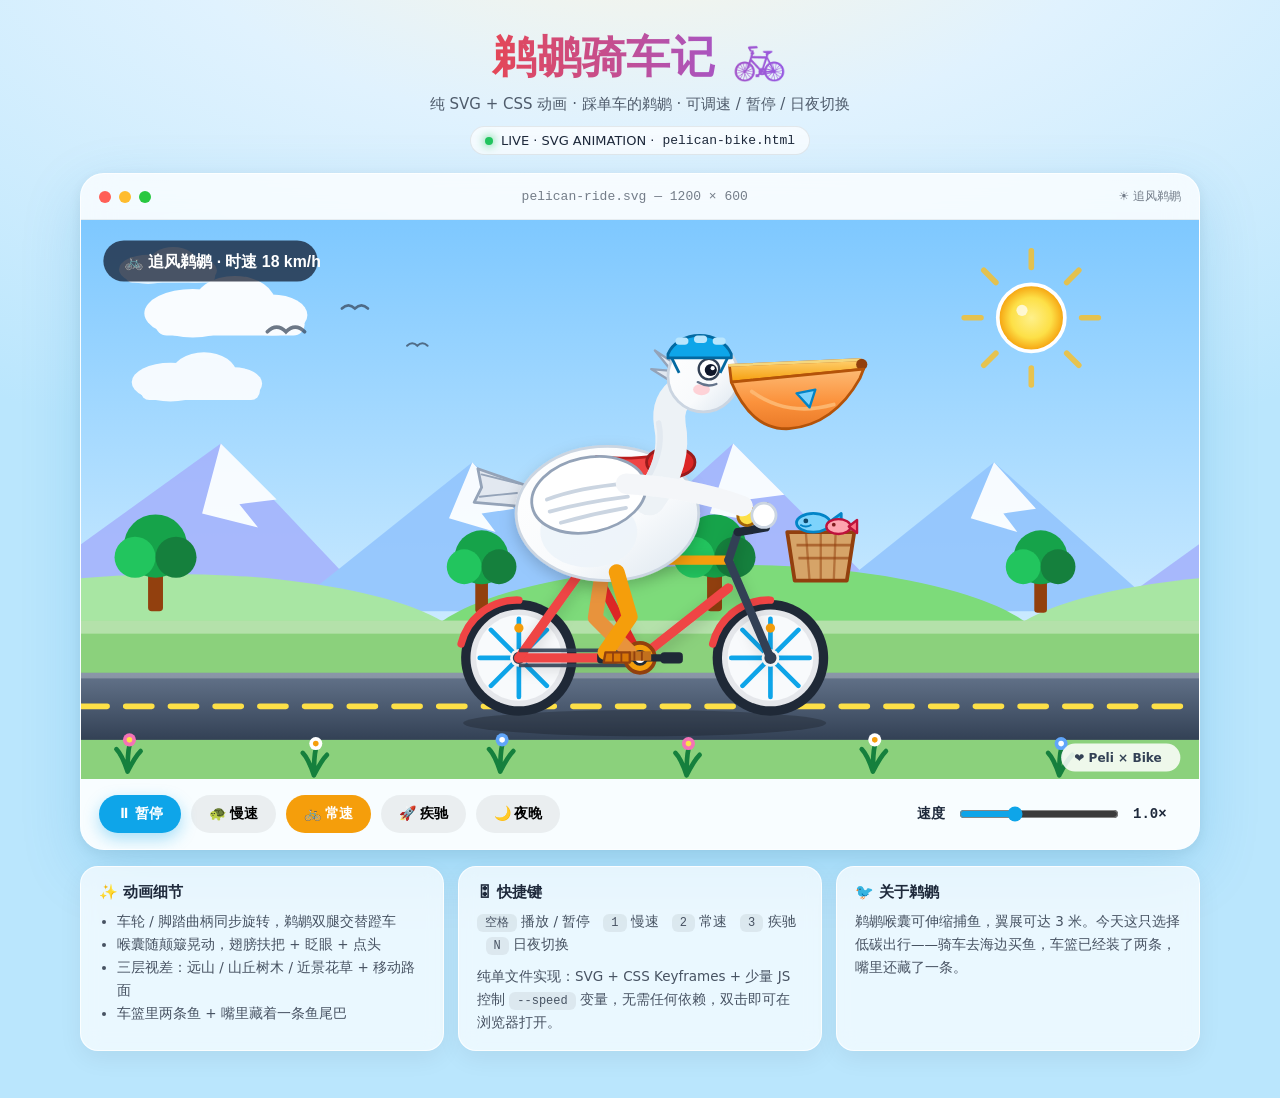
<file: pelican-bike.html>
<!DOCTYPE html>
<html lang="zh-CN">
<head>
<meta charset="UTF-8" />
<meta name="viewport" content="width=device-width, initial-scale=1.0" />
<title>鹈鹕骑车记 · Pelican Ride — SVG 动态动画</title>
<style>
  :root{
    --speed: 1;
    --play-state: running;
    --sky-top:#7ec8ff;
    --sky-bottom:#e8f7ff;
    --hill-1:#a8e6a3;
    --hill-2:#7ddb7a;
    --road:#4a5568;
    --ground:#8bd17c;
  }
  body.night{
    --sky-top:#0f2043;
    --sky-bottom:#3a5a8c;
    --hill-1:#2a4a3e;
    --hill-2:#1e3a32;
    --road:#1f2733;
    --ground:#2d5a3a;
  }
  *{box-sizing:border-box}
  body{
    margin:0;
    font-family:"PingFang SC","Microsoft YaHei","Noto Sans SC",system-ui,-apple-system,sans-serif;
    background: radial-gradient(1200px 600px at 50% -10%, #fdf6e3 0%, #e0f2fe 40%, #bae6fd 100%);
    min-height:100vh;
    color:#1e293b;
    display:flex;
    flex-direction:column;
    align-items:center;
    padding:28px 16px 48px;
  }
  body.night{background: radial-gradient(1200px 600px at 50% -10%, #0f172a 0%, #1e293b 60%, #020617 100%); color:#e2e8f0}
  .wrap{width:min(1120px,100%)}
  header{
    text-align:center;
    margin-bottom:18px;
  }
  header h1{
    margin:0;
    font-size:clamp(28px,4.5vw,44px);
    letter-spacing:.02em;
    font-weight:900;
    background:linear-gradient(90deg,#f59e0b,#ef4444,#8b5cf6,#0ea5e9);
    -webkit-background-clip:text;
    background-clip:text;
    color:transparent;
  }
  header p{margin:8px 0 0; opacity:.75; font-size:15px}
  .badge{
    display:inline-flex; gap:8px; align-items:center;
    margin-top:12px;
    font-size:13px;
    background:rgba(255,255,255,.7);
    border:1px solid rgba(0,0,0,.08);
    padding:6px 14px;
    border-radius:999px;
    backdrop-filter: blur(10px);
  }
  body.night .badge{background:rgba(255,255,255,.08); border-color:rgba(255,255,255,.15)}
  .dot{width:8px;height:8px;border-radius:50%;background:#22c55e;box-shadow:0 0 10px #22c55e; animation:blink 1.2s infinite}
  @keyframes blink{50%{opacity:.4}}

  .stage-card{
    background:rgba(255,255,255,.75);
    border:1px solid rgba(255,255,255,.8);
    border-radius:24px;
    box-shadow:0 20px 60px rgba(2,132,199,.18), 0 4px 16px rgba(0,0,0,.08);
    overflow:hidden;
    backdrop-filter: blur(16px);
  }
  body.night .stage-card{background:rgba(15,23,42,.7); border-color:rgba(255,255,255,.12)}
  .stage-head{
    display:flex; align-items:center; justify-content:space-between;
    padding:14px 18px;
    border-bottom:1px solid rgba(0,0,0,.06);
  }
  body.night .stage-head{border-color:rgba(255,255,255,.1)}
  .traffic{display:flex; gap:8px}
  .traffic i{width:12px;height:12px;border-radius:50%;display:block}
  .traffic i:nth-child(1){background:#ff5f57}
  .traffic i:nth-child(2){background:#febc2e}
  .traffic i:nth-child(3){background:#28c840}
  .stage-title{font-size:13px; opacity:.6; font-family:ui-monospace,monospace}
  svg.scene{display:block; width:100%; height:auto; background:linear-gradient(var(--sky-top),var(--sky-bottom)); transition:background .6s}

  .controls{
    display:flex; flex-wrap:wrap; gap:12px; align-items:center; justify-content:space-between;
    padding:16px 18px;
    background:rgba(255,255,255,.6);
  }
  body.night .controls{background:rgba(255,255,255,.04)}
  .btn-group{display:flex; gap:10px; flex-wrap:wrap}
  button{
    border:0; cursor:pointer;
    padding:10px 18px;
    border-radius:999px;
    font-size:14px; font-weight:700;
    transition:.2s;
  }
  .btn-primary{background:#0ea5e9; color:#fff; box-shadow:0 6px 16px rgba(14,165,233,.35)}
  .btn-primary:hover{background:#0284c7; transform:translateY(-1px)}
  .btn-ghost{background:rgba(0,0,0,.06)}
  body.night .btn-ghost{background:rgba(255,255,255,.1); color:#fff}
  .btn-ghost:hover{background:rgba(0,0,0,.1)}
  .btn-ghost.active{background:#f59e0b; color:#fff}
  .slider-box{display:flex; align-items:center; gap:12px; font-size:14px; font-weight:600}
  input[type=range]{width:160px; accent-color:#0ea5e9; cursor:pointer}

  .info-grid{
    display:grid; grid-template-columns:repeat(auto-fit,minmax(260px,1fr));
    gap:14px; margin-top:16px;
  }
  .info{
    background:rgba(255,255,255,.7);
    border-radius:18px; padding:16px 18px;
    border:1px solid rgba(255,255,255,.8);
    box-shadow:0 8px 24px rgba(0,0,0,.06);
    backdrop-filter: blur(10px);
  }
  body.night .info{background:rgba(255,255,255,.06); border-color:rgba(255,255,255,.1)}
  .info h3{margin:0 0 8px; font-size:15px}
  .info p, .info li{font-size:13.5px; line-height:1.7; opacity:.8; margin:0}
  .info ul{margin:0; padding-left:18px}
  kbd{background:rgba(0,0,0,.08); padding:2px 8px; border-radius:6px; font-size:12px; font-family:ui-monospace,monospace}
  body.night kbd{background:rgba(255,255,255,.12)}

  /* ============ SVG Animations ============ */
  .anim{animation-play-state:var(--play-state)}
  .wheel-spin{transform-box:fill-box; transform-origin:center; animation:wheelSpin calc(1.1s / var(--speed)) linear infinite}
  @keyframes wheelSpin{to{transform:rotate(360deg)}}
  .crank-spin{transform-box:fill-box; transform-origin:center; animation:wheelSpin calc(1.1s / var(--speed)) linear infinite}
  .bike-bob{animation:bikeBob calc(.55s / var(--speed)) ease-in-out infinite alternate}
  @keyframes bikeBob{from{transform:translateY(0)}to{transform:translateY(-5px)}}
  .pelican-bob{animation:pelicanBob calc(.55s / var(--speed)) ease-in-out infinite alternate}
  @keyframes pelicanBob{from{transform:translateY(0) rotate(0deg)}to{transform:translateY(-7px) rotate(-.6deg)}}

  .cloud{animation:cloudDrift linear infinite}
  .cloud.c1{animation-duration:28s}
  .cloud.c2{animation-duration:42s; animation-delay:-15s}
  .cloud.c3{animation-duration:55s; animation-delay:-30s}
  @keyframes cloudDrift{from{transform:translateX(-300px)}to{transform:translateX(1400px)}}

  .scroll-slow{animation:scrollX calc(9s / var(--speed)) linear infinite}
  .scroll-mid{animation:scrollX calc(5s / var(--speed)) linear infinite}
  .scroll-fast{animation:scrollX calc(2.2s / var(--speed)) linear infinite}
  @keyframes scrollX{from{transform:translateX(0)}to{transform:translateX(-600px)}}

  .road-dash{animation:roadMove calc(.6s / var(--speed)) linear infinite}
  @keyframes roadMove{from{stroke-dashoffset:0}to{stroke-dashoffset:-48}}

  .leg-front{transform-box:fill-box; transform-origin:20% 10%; animation:pedalFront calc(1.1s / var(--speed)) ease-in-out infinite}
  .leg-back{transform-box:fill-box; transform-origin:20% 10%; animation:pedalBack calc(1.1s / var(--speed)) ease-in-out infinite}
  @keyframes pedalFront{
    0%{transform:rotate(-28deg)} 25%{transform:rotate(5deg)} 50%{transform:rotate(32deg)} 75%{transform:rotate(-5deg)} 100%{transform:rotate(-28deg)}
  }
  @keyframes pedalBack{
    0%{transform:rotate(32deg)} 25%{transform:rotate(-5deg)} 50%{transform:rotate(-28deg)} 75%{transform:rotate(5deg)} 100%{transform:rotate(32deg)}
  }
  .wing{transform-box:fill-box; transform-origin:15% 20%; animation:wingFlap calc(1.1s / var(--speed)) ease-in-out infinite}
  @keyframes wingFlap{0%,100%{transform:rotate(-6deg)}50%{transform:rotate(10deg)}}
  .pouch{transform-box:fill-box; transform-origin:top center; animation:pouchWobble calc(.55s / var(--speed)) ease-in-out infinite alternate}
  @keyframes pouchWobble{from{transform:rotate(-2deg) scaleY(1)}to{transform:rotate(2.5deg) scaleY(1.04)}}
  .eye-blink{transform-box:fill-box; transform-origin:center; animation:eyeBlink 3.6s ease-in-out infinite}
  @keyframes eyeBlink{0%,92%,100%{transform:scaleY(1)}95%{transform:scaleY(.08)}}
  .scarf-wave{transform-box:fill-box; transform-origin:right center; animation:scarfWave calc(.7s / var(--speed)) ease-in-out infinite alternate}
  @keyframes scarfWave{from{transform:rotate(-4deg) skewY(-2deg)}to{transform:rotate(6deg) skewY(4deg)}}
  .tail-wag{transform-box:fill-box; transform-origin:right center; animation:tailWag calc(.9s / var(--speed)) ease-in-out infinite alternate}
  @keyframes tailWag{from{transform:rotate(-5deg)}to{transform:rotate(7deg)}}
  .head-nod{transform-box:fill-box; transform-origin:20% 90%; animation:headNod calc(1.1s / var(--speed)) ease-in-out infinite}
  @keyframes headNod{0%,100%{transform:rotate(-2deg)}50%{transform:rotate(3deg)}}
  .sun-spin{transform-box:fill-box; transform-origin:center; animation:wheelSpin 24s linear infinite}
  .bird-fly{animation:birdFly 9s linear infinite}
  @keyframes birdFly{from{transform:translateX(-100px) translateY(0)}50%{transform:translateX(600px) translateY(-18px)}to{transform:translateX(1350px) translateY(8px)}}
  .bird-flap{transform-box:fill-box; transform-origin:center; animation:birdFlap .5s ease-in-out infinite alternate}
  @keyframes birdFlap{from{transform:scaleY(1)}to{transform:scaleY(.55)}}
  .flower-sway{transform-box:fill-box; transform-origin:bottom center; animation:scarfWave 1.6s ease-in-out infinite alternate}
  .speed-line{animation:speedFlash calc(1s / var(--speed)) linear infinite; opacity:0}
  .speed-line.s1{animation-delay:0s}.speed-line.s2{animation-delay:.3s}.speed-line.s3{animation-delay:.6s}
  @keyframes speedFlash{0%{opacity:0; transform:translateX(40px)}20%{opacity:.7}100%{opacity:0; transform:translateX(-220px)}}
  .fish-wiggle{transform-box:fill-box; transform-origin:center; animation:tailWag .6s ease-in-out infinite alternate}
  .bell-ring{transform-box:fill-box; transform-origin:top center; animation:bellRing 2.4s ease-in-out infinite}
  @keyframes bellRing{0%,88%,100%{transform:rotate(0)}90%{transform:rotate(14deg)}92%{transform:rotate(-12deg)}94%{transform:rotate(8deg)}96%{transform:rotate(-6deg)}}
  .dust{animation:dustUp calc(1.2s / var(--speed)) ease-out infinite; opacity:0}
  @keyframes dustUp{0%{opacity:.6; transform:translate(0,0) scale(.6)}100%{opacity:0; transform:translate(-70px,-36px) scale(1.6)}}
</style>
</head>
<body>
<div class="wrap">
  <header>
    <h1>鹈鹕骑车记 🚲</h1>
    <p>纯 SVG + CSS 动画 · 踩单车的鹈鹕 · 可调速 / 暂停 / 日夜切换</p>
    <div class="badge"><span class="dot"></span> LIVE · SVG ANIMATION · <span style="font-family:ui-monospace,monospace">pelican-bike.html</span></div>
  </header>

  <div class="stage-card">
    <div class="stage-head">
      <div class="traffic"><i></i><i></i><i></i></div>
      <div class="stage-title">pelican-ride.svg — 1200 × 600</div>
      <div style="font-size:12px; opacity:.6">☀️ 追风鹈鹕</div>
    </div>

    <!-- ==================== SCENE ==================== -->
    <svg class="scene" viewBox="0 0 1200 600" xmlns="http://www.w3.org/2000/svg" role="img" aria-label="鹈鹕骑自行车动画">
      <defs>
        <linearGradient id="sky" x1="0" y1="0" x2="0" y2="1">
          <stop offset="0%" stop-color="var(--sky-top)"/>
          <stop offset="100%" stop-color="var(--sky-bottom)"/>
        </linearGradient>
        <linearGradient id="bodyGrad" x1="0" y1="0" x2="1" y2="1">
          <stop offset="0%" stop-color="#ffffff"/>
          <stop offset="60%" stop-color="#f8fafc"/>
          <stop offset="100%" stop-color="#dbe5ee"/>
        </linearGradient>
        <linearGradient id="pouchGrad" x1="0" y1="0" x2="0" y2="1">
          <stop offset="0%" stop-color="#fdba74"/>
          <stop offset="55%" stop-color="#fb923c"/>
          <stop offset="100%" stop-color="#ea7a28"/>
        </linearGradient>
        <linearGradient id="beakGrad" x1="0" y1="0" x2="0" y2="1">
          <stop offset="0%" stop-color="#ffcf6e"/>
          <stop offset="100%" stop-color="#f59e0b"/>
        </linearGradient>
        <linearGradient id="roadGrad" x1="0" y1="0" x2="0" y2="1">
          <stop offset="0%" stop-color="#64748b"/>
          <stop offset="100%" stop-color="#334155"/>
        </linearGradient>
        <radialGradient id="sunGrad" cx="50%" cy="50%" r="50%">
          <stop offset="0%" stop-color="#fef08a"/>
          <stop offset="60%" stop-color="#fde047"/>
          <stop offset="100%" stop-color="#f59e0b"/>
        </radialGradient>
        <filter id="soft" x="-30%" y="-30%" width="160%" height="160%">
          <feDropShadow dx="0" dy="6" stdDeviation="8" flood-opacity="0.18"/>
        </filter>
      </defs>

      <!-- SKY -->
      <rect x="0" y="0" width="1200" height="600" fill="url(#sky)"/>

      <!-- SUN -->
      <g transform="translate(1020,105)">
        <g class="anim sun-spin">
          <g stroke="#fbbf24" stroke-width="6" stroke-linecap="round" opacity=".8">
            <line x1="0" y1="-72" x2="0" y2="-54"/><line x1="0" y1="54" x2="0" y2="72"/>
            <line x1="-72" y1="0" x2="-54" y2="0"/><line x1="54" y1="0" x2="72" y2="0"/>
            <line x1="-51" y1="-51" x2="-38" y2="-38"/><line x1="38" y1="38" x2="51" y2="51"/>
            <line x1="-51" y1="51" x2="-38" y2="38"/><line x1="38" y1="-38" x2="51" y2="-51"/>
          </g>
        </g>
        <circle r="36" fill="url(#sunGrad)" stroke="#fff" stroke-width="4"/>
        <circle cx="-10" cy="-8" r="6" fill="#fff" opacity=".7"/>
      </g>

      <!-- CLOUDS -->
      <g class="anim cloud c1" opacity=".95">
        <g transform="translate(0,70)" fill="#fff">
          <ellipse cx="120" cy="30" rx="52" ry="26"/><ellipse cx="165" cy="20" rx="44" ry="30"/><ellipse cx="205" cy="32" rx="38" ry="22"/><rect x="80" y="30" width="160" height="24" rx="12"/>
        </g>
      </g>
      <g class="anim cloud c2" opacity=".9">
        <g transform="translate(0,150) scale(.8)" fill="#fff">
          <ellipse cx="120" cy="30" rx="52" ry="26"/><ellipse cx="165" cy="20" rx="44" ry="30"/><ellipse cx="205" cy="32" rx="38" ry="22"/><rect x="80" y="30" width="160" height="24" rx="12"/>
        </g>
      </g>
      <g class="anim cloud c3" opacity=".75">
        <g transform="translate(0,35) scale(.6)" fill="#fff">
          <ellipse cx="120" cy="30" rx="52" ry="26"/><ellipse cx="165" cy="20" rx="44" ry="30"/><ellipse cx="205" cy="32" rx="38" ry="22"/><rect x="80" y="30" width="160" height="24" rx="12"/>
        </g>
      </g>

      <!-- distant birds -->
      <g class="anim bird-fly" stroke="#334155" stroke-width="4" stroke-linecap="round" fill="none" opacity=".7">
        <g transform="translate(200,120)"><path class="anim bird-flap" d="M0 0 Q10 -10 20 0 Q30 -10 40 0"/></g>
        <g transform="translate(280,95) scale(.7)"><path class="anim bird-flap" d="M0 0 Q10 -10 20 0 Q30 -10 40 0"/></g>
        <g transform="translate(350,135) scale(.55)"><path class="anim bird-flap" d="M0 0 Q10 -10 20 0 Q30 -10 40 0"/></g>
      </g>

      <!-- distant mountains (slow parallax) -->
      <g class="anim scroll-slow">
        <g opacity=".9">
          <path d="M-100 420 L150 240 L320 420 Z" fill="#a5b4fc"/>
          <path d="M150 240 L210 300 L170 305 L190 330 L130 315 L150 240" fill="#fff"/>
          <path d="M220 420 L420 260 L600 420 Z" fill="#93c5fd"/>
          <path d="M420 260 L465 310 L430 315 L445 335 L395 320 Z" fill="#fff"/>
          <path d="M500 420 L700 240 L880 420 Z" fill="#a5b4fc"/>
          <path d="M700 240 L755 295 L715 300 L735 325 L675 315 Z" fill="#fff"/>
          <path d="M780 420 L980 260 L1160 420 Z" fill="#93c5fd"/>
          <path d="M980 260 L1025 310 L990 315 L1005 335 L955 320 Z" fill="#fff"/>
          <!-- duplicate for loop -->
          <path d="M1100 420 L1350 240 L1520 420 Z" fill="#a5b4fc"/>
          <path d="M1420 420 L1620 260 L1800 420 Z" fill="#93c5fd"/>
        </g>
      </g>

      <!-- hills (mid) -->
      <g class="anim scroll-mid">
        <g>
          <ellipse cx="100" cy="470" rx="320" ry="90" fill="var(--hill-1)"/>
          <ellipse cx="700" cy="470" rx="340" ry="100" fill="var(--hill-2)"/>
          <ellipse cx="1300" cy="470" rx="320" ry="90" fill="var(--hill-1)"/>
          <ellipse cx="1900" cy="470" rx="340" ry="100" fill="var(--hill-2)"/>
        </g>
        <!-- mid trees -->
        <g>
          <g transform="translate(80,330)"><rect x="-8" y="40" width="16" height="50" rx="4" fill="#92400e"/><circle cx="0" cy="20" r="34" fill="#16a34a"/><circle cx="-22" cy="32" r="22" fill="#22c55e"/><circle cx="22" cy="32" r="22" fill="#15803d"/></g>
          <g transform="translate(430,345) scale(.85)"><rect x="-8" y="40" width="16" height="50" rx="4" fill="#92400e"/><circle cx="0" cy="20" r="34" fill="#16a34a"/><circle cx="-22" cy="32" r="22" fill="#22c55e"/><circle cx="22" cy="32" r="22" fill="#15803d"/></g>
          <g transform="translate(680,330)"><rect x="-8" y="40" width="16" height="50" rx="4" fill="#92400e"/><circle cx="0" cy="20" r="34" fill="#16a34a"/><circle cx="-22" cy="32" r="22" fill="#22c55e"/><circle cx="22" cy="32" r="22" fill="#15803d"/></g>
          <g transform="translate(1030,345) scale(.85)"><rect x="-8" y="40" width="16" height="50" rx="4" fill="#92400e"/><circle cx="0" cy="20" r="34" fill="#16a34a"/><circle cx="-22" cy="32" r="22" fill="#22c55e"/><circle cx="22" cy="32" r="22" fill="#15803d"/></g>
          <g transform="translate(1280,330)"><rect x="-8" y="40" width="16" height="50" rx="4" fill="#92400e"/><circle cx="0" cy="20" r="34" fill="#16a34a"/><circle cx="-22" cy="32" r="22" fill="#22c55e"/><circle cx="22" cy="32" r="22" fill="#15803d"/></g>
          <g transform="translate(1630,345) scale(.85)"><rect x="-8" y="40" width="16" height="50" rx="4" fill="#92400e"/><circle cx="0" cy="20" r="34" fill="#16a34a"/><circle cx="-22" cy="32" r="22" fill="#22c55e"/><circle cx="22" cy="32" r="22" fill="#15803d"/></g>
        </g>
      </g>

      <!-- GROUND -->
      <rect x="0" y="430" width="1200" height="170" fill="var(--ground)"/>
      <rect x="0" y="430" width="1200" height="14" fill="#ffffff" opacity=".35"/>
      <!-- ROAD -->
      <rect x="0" y="486" width="1200" height="72" fill="url(#roadGrad)"/>
      <rect x="0" y="486" width="1200" height="6" fill="#fff" opacity=".25"/>
      <line class="anim road-dash" x1="0" y1="522" x2="1200" y2="522" stroke="#fde047" stroke-width="6" stroke-dasharray="28 20" stroke-linecap="round"/>

      <!-- foreground grass + flowers (fast) -->
      <g class="anim scroll-fast">
        <g>
          <g transform="translate(50,592)"><path d="M0 0 Q-6 -18 -12 -24 M0 0 Q0 -20 2 -28 M0 0 Q8 -16 14 -22" stroke="#15803d" stroke-width="5" stroke-linecap="round" fill="none"/><g class="anim flower-sway"><circle cx="2" cy="-34" r="7" fill="#f472b6"/><circle cx="2" cy="-34" r="3" fill="#fde047"/></g></g>
          <g transform="translate(250,596)"><path d="M0 0 Q-6 -18 -12 -24 M0 0 Q0 -20 2 -28 M0 0 Q8 -16 14 -22" stroke="#15803d" stroke-width="5" stroke-linecap="round" fill="none"/><g class="anim flower-sway"><circle cx="2" cy="-34" r="7" fill="#fff"/><circle cx="2" cy="-34" r="3" fill="#f59e0b"/></g></g>
          <g transform="translate(450,592)"><path d="M0 0 Q-6 -18 -12 -24 M0 0 Q0 -20 2 -28 M0 0 Q8 -16 14 -22" stroke="#15803d" stroke-width="5" stroke-linecap="round" fill="none"/><g class="anim flower-sway"><circle cx="2" cy="-34" r="7" fill="#60a5fa"/><circle cx="2" cy="-34" r="3" fill="#fff"/></g></g>
          <g transform="translate(650,596)"><path d="M0 0 Q-6 -18 -12 -24 M0 0 Q0 -20 2 -28 M0 0 Q8 -16 14 -22" stroke="#15803d" stroke-width="5" stroke-linecap="round" fill="none"/><g class="anim flower-sway"><circle cx="2" cy="-34" r="7" fill="#f472b6"/><circle cx="2" cy="-34" r="3" fill="#fde047"/></g></g>
          <g transform="translate(850,592)"><path d="M0 0 Q-6 -18 -12 -24 M0 0 Q0 -20 2 -28 M0 0 Q8 -16 14 -22" stroke="#15803d" stroke-width="5" stroke-linecap="round" fill="none"/><g class="anim flower-sway"><circle cx="2" cy="-34" r="7" fill="#fff"/><circle cx="2" cy="-34" r="3" fill="#f59e0b"/></g></g>
          <g transform="translate(1050,596)"><path d="M0 0 Q-6 -18 -12 -24 M0 0 Q0 -20 2 -28 M0 0 Q8 -16 14 -22" stroke="#15803d" stroke-width="5" stroke-linecap="round" fill="none"/><g class="anim flower-sway"><circle cx="2" cy="-34" r="7" fill="#60a5fa"/><circle cx="2" cy="-34" r="3" fill="#fff"/></g></g>
          <g transform="translate(1250,592)"><path d="M0 0 Q-6 -18 -12 -24 M0 0 Q0 -20 2 -28 M0 0 Q8 -16 14 -22" stroke="#15803d" stroke-width="5" stroke-linecap="round" fill="none"/><g class="anim flower-sway"><circle cx="2" cy="-34" r="7" fill="#f472b6"/><circle cx="2" cy="-34" r="3" fill="#fde047"/></g></g>
          <g transform="translate(1450,596)"><path d="M0 0 Q-6 -18 -12 -24 M0 0 Q0 -20 2 -28 M0 0 Q8 -16 14 -22" stroke="#15803d" stroke-width="5" stroke-linecap="round" fill="none"/><g class="anim flower-sway"><circle cx="2" cy="-34" r="7" fill="#fff"/><circle cx="2" cy="-34" r="3" fill="#f59e0b"/></g></g>
          <g transform="translate(1650,592)"><path d="M0 0 Q-6 -18 -12 -24 M0 0 Q0 -20 2 -28 M0 0 Q8 -16 14 -22" stroke="#15803d" stroke-width="5" stroke-linecap="round" fill="none"/><g class="anim flower-sway"><circle cx="2" cy="-34" r="7" fill="#60a5fa"/><circle cx="2" cy="-34" r="3" fill="#fff"/></g></g>
        </g>
      </g>

      <!-- SPEED LINES -->
      <g stroke="#fff" stroke-width="5" stroke-linecap="round" opacity=".8">
        <line class="anim speed-line s1" x1="180" y1="250" x2="300" y2="250"/>
        <line class="anim speed-line s2" x1="120" y1="310" x2="270" y2="310"/>
        <line class="anim speed-line s3" x1="200" y1="370" x2="320" y2="370"/>
      </g>

      <!-- SHADOW -->
      <ellipse cx="605" cy="540" rx="195" ry="14" fill="#000" opacity=".22"/>

      <!-- DUST -->
      <g fill="#d6c7b2">
        <circle class="anim dust" cx="400" cy="520" r="10" style="animation-delay:0s"/>
        <circle class="anim dust" cx="390" cy="525" r="7" style="animation-delay:.4s"/>
        <circle class="anim dust" cx="405" cy="515" r="6" style="animation-delay:.8s"/>
      </g>

      <!-- ==================== BICYCLE + PELICAN ==================== -->
      <g class="anim bike-bob">
        <!-- ---- BIKE FRAME ---- -->
        <!-- wheels -->
        <g>
          <!-- rear wheel -->
          <g transform="translate(470,470)">
            <circle r="62" fill="#1f2937"/><circle r="52" fill="#e5e7eb"/><circle r="46" fill="#f8fafc"/>
            <g class="anim wheel-spin">
              <g stroke="#0ea5e9" stroke-width="5" stroke-linecap="round">
                <line x1="-42" y1="0" x2="42" y2="0"/><line x1="0" y1="-42" x2="0" y2="42"/>
                <line x1="-30" y1="-30" x2="30" y2="30"/><line x1="-30" y1="30" x2="30" y2="-30"/>
              </g>
              <circle r="6" fill="#ef4444" stroke="#fff" stroke-width="2"/>
              <circle cx="0" cy="-32" r="5" fill="#f59e0b"/>
            </g>
            <circle r="8" fill="#334155" stroke="#fff" stroke-width="3"/>
          </g>
          <!-- front wheel -->
          <g transform="translate(740,470)">
            <circle r="62" fill="#1f2937"/><circle r="52" fill="#e5e7eb"/><circle r="46" fill="#f8fafc"/>
            <g class="anim wheel-spin">
              <g stroke="#0ea5e9" stroke-width="5" stroke-linecap="round">
                <line x1="-42" y1="0" x2="42" y2="0"/><line x1="0" y1="-42" x2="0" y2="42"/>
                <line x1="-30" y1="-30" x2="30" y2="30"/><line x1="-30" y1="30" x2="30" y2="-30"/>
              </g>
              <circle r="6" fill="#ef4444" stroke="#fff" stroke-width="2"/>
              <circle cx="0" cy="-32" r="5" fill="#f59e0b"/>
            </g>
            <circle r="8" fill="#334155" stroke="#fff" stroke-width="3"/>
          </g>
          <!-- fenders -->
          <path d="M408 455 A62 62 0 0 1 470 408" fill="none" stroke="#ef4444" stroke-width="8" stroke-linecap="round"/>
          <path d="M678 455 A62 62 0 0 1 740 408" fill="none" stroke="#ef4444" stroke-width="8" stroke-linecap="round"/>
        </g>

        <!-- frame -->
        <g stroke-linecap="round" stroke-linejoin="round" fill="none" filter="url(#soft)">
          <line x1="470" y1="470" x2="600" y2="470" stroke="#ef4444" stroke-width="10"/>
          <line x1="470" y1="470" x2="545" y2="365" stroke="#ef4444" stroke-width="10"/>
          <line x1="600" y1="470" x2="545" y2="365" stroke="#dc2626" stroke-width="10"/>
          <line x1="600" y1="470" x2="695" y2="395" stroke="#ef4444" stroke-width="10"/>
          <line x1="545" y1="365" x2="695" y2="365" stroke="#f59e0b" stroke-width="10"/>
          <line x1="695" y1="365" x2="740" y2="470" stroke="#334155" stroke-width="9"/>
          <line x1="695" y1="365" x2="705" y2="335" stroke="#334155" stroke-width="9"/>
        </g>
        <!-- chain -->
        <g stroke="#334155" stroke-width="4" fill="none" opacity=".9">
          <line x1="470" y1="462" x2="600" y2="462"/><line x1="470" y1="478" x2="600" y2="478"/>
        </g>
        <circle cx="600" cy="470" r="16" fill="#f59e0b" stroke="#92400e" stroke-width="4"/>
        <!-- seat -->
        <g>
          <line x1="545" y1="365" x2="540" y2="345" stroke="#94a3b8" stroke-width="8" stroke-linecap="round"/>
          <rect x="505" y="328" width="78" height="18" rx="9" fill="#1f2937"/>
          <rect x="505" y="328" width="78" height="8" rx="4" fill="#4b5563"/>
        </g>
        <!-- handlebar + basket -->
        <g>
          <path d="M705 335 L735 330 L735 315" fill="none" stroke="#1f2937" stroke-width="9" stroke-linecap="round" stroke-linejoin="round"/>
          <circle cx="735" cy="310" r="7" fill="#1f2937"/>
          <g class="anim bell-ring">
            <circle cx="715" cy="318" r="10" fill="#fde047" stroke="#a16207" stroke-width="3"/>
            <rect x="712" y="306" width="6" height="6" rx="2" fill="#a16207"/>
          </g>
          <!-- basket -->
          <g transform="translate(758,335)">
            <path d="M0 0 L72 0 L64 52 L8 52 Z" fill="#d6a468" stroke="#92400e" stroke-width="4" stroke-linejoin="round"/>
            <line x1="10" y1="14" x2="70" y2="14" stroke="#92400e" stroke-width="3" opacity=".6"/>
            <line x1="12" y1="28" x2="68" y2="28" stroke="#92400e" stroke-width="3" opacity=".6"/>
            <line x1="20" y1="0" x2="24" y2="52" stroke="#92400e" stroke-width="2.5" opacity=".5"/>
            <line x1="36" y1="0" x2="36" y2="52" stroke="#92400e" stroke-width="2.5" opacity=".5"/>
            <line x1="52" y1="0" x2="50" y2="52" stroke="#92400e" stroke-width="2.5" opacity=".5"/>
            <!-- fish in basket -->
            <g class="anim fish-wiggle">
              <ellipse cx="28" cy="-10" rx="18" ry="10" fill="#7dd3fc" stroke="#0284c7" stroke-width="3"/>
              <path d="M44 -10 L58 -20 L58 0 Z" fill="#38bdf8" stroke="#0284c7" stroke-width="3" stroke-linejoin="round"/>
              <circle cx="20" cy="-12" r="2.6" fill="#0c4a6e"/>
              <path d="M14 -8 Q20 -4 26 -8" stroke="#0284c7" stroke-width="2" fill="none"/>
            </g>
            <g class="anim fish-wiggle" style="animation-delay:.3s">
              <ellipse cx="55" cy="-6" rx="13" ry="8" fill="#fda4af" stroke="#be123c" stroke-width="2.5"/>
              <path d="M66 -6 L75 -13 L75 1 Z" fill="#fb7185" stroke="#be123c" stroke-width="2.5" stroke-linejoin="round"/>
              <circle cx="50" cy="-8" r="2" fill="#7f1d1d"/>
            </g>
          </g>
        </g>

        <!-- pedals / crank -->
        <g transform="translate(600,470)">
          <g class="anim crank-spin">
            <line x1="-34" y1="0" x2="34" y2="0" stroke="#1f2937" stroke-width="8" stroke-linecap="round"/>
            <rect x="-46" y="-6" width="24" height="12" rx="4" fill="#1f2937"/>
            <rect x="22" y="-6" width="24" height="12" rx="4" fill="#1f2937"/>
          </g>
          <circle r="7" fill="#fff" stroke="#1f2937" stroke-width="3"/>
        </g>

        <!-- ==================== PELICAN ==================== -->
        <g class="anim pelican-bob">
          <!-- back leg (darker) -->
          <g transform="translate(560,375)">
            <g class="anim leg-back">
              <path d="M0 0 L-8 52 L28 88" fill="none" stroke="#e8933c" stroke-width="16" stroke-linecap="round" stroke-linejoin="round"/>
              <path d="M28 88 L52 88 L52 98 L26 98 Z" fill="#c2701d" stroke-linejoin="round"/>
              <line x1="34" y1="88" x2="34" y2="98" stroke="#92400e" stroke-width="2"/>
              <line x1="42" y1="88" x2="42" y2="98" stroke="#92400e" stroke-width="2"/>
            </g>
          </g>

          <!-- tail -->
          <g class="anim tail-wag">
            <g transform="translate(478,285)">
              <path d="M0 0 L-52 -18 L-48 2 L-56 18 L-10 22 Z" fill="#e2e8f0" stroke="#94a3b8" stroke-width="3" stroke-linejoin="round"/>
              <path d="M-8 -2 L-48 -12 M-10 8 L-50 12" stroke="#94a3b8" stroke-width="2" stroke-linecap="round"/>
            </g>
          </g>

          <!-- body -->
          <ellipse cx="565" cy="315" rx="98" ry="72" fill="url(#bodyGrad)" stroke="#cbd5e1" stroke-width="3" filter="url(#soft)"/>
          <ellipse cx="545" cy="335" rx="52" ry="38" fill="#eef4fa" opacity=".9"/>
          <path d="M505 300 Q540 290 575 298 Q550 305 505 300" fill="#e2e8f0" opacity=".9"/>
          <path d="M505 316 Q545 306 580 314 Q548 322 505 316" fill="#e2e8f0" opacity=".9"/>

          <!-- scarf -->
          <g transform="translate(625,252)">
            <path d="M0 0 Q-40 6 -72 2 Q-60 18 -30 20 Q-50 24 -64 40 Q-30 42 0 22 Z" fill="#ef4444" stroke="#b91c1c" stroke-width="3" stroke-linejoin="round" class="anim scarf-wave"/>
            <ellipse cx="8" cy="8" rx="26" ry="16" fill="#dc2626"/>
            <ellipse cx="8" cy="8" rx="26" ry="16" fill="none" stroke="#991b1b" stroke-width="3"/>
            <circle cx="8" cy="8" r="7" fill="#fecaca"/>
          </g>

          <!-- neck -->
          <path d="M610 300 Q640 260 632 220 Q628 195 648 182" fill="none" stroke="#f8fafc" stroke-width="34" stroke-linecap="round"/>
          <path d="M610 300 Q640 260 632 220 Q628 195 648 182" fill="none" stroke="#cbd5e1" stroke-width="34" stroke-linecap="round" opacity=".25"/>
          <path d="M598 292 Q628 252 620 218" fill="none" stroke="#e2e8f0" stroke-width="6" stroke-linecap="round" opacity=".9"/>

          <!-- wing (front, animated) -->
          <g class="anim wing">
            <g transform="translate(545,295)">
              <ellipse cx="0" cy="0" rx="62" ry="40" fill="#ffffff" stroke="#94a3b8" stroke-width="3" transform="rotate(-12)"/>
              <path d="M-45 5 Q-10 -8 40 -12 M-42 18 Q-5 8 42 2 M-30 30 Q5 20 40 14" stroke="#cbd5e1" stroke-width="4" stroke-linecap="round" fill="none"/>
              <!-- wing tip reaching handlebar -->
              <path d="M40 -12 Q110 -8 165 12" fill="none" stroke="#fff" stroke-width="22" stroke-linecap="round"/>
              <path d="M40 -12 Q110 -8 165 12" fill="none" stroke="#cbd5e1" stroke-width="22" stroke-linecap="round" opacity=".22"/>
              <circle cx="188" cy="22" r="13" fill="#fff" stroke="#cbd5e1" stroke-width="3"/>
            </g>
          </g>

          <!-- front leg -->
          <g transform="translate(575,378)">
            <g class="anim leg-front">
              <path d="M0 0 L14 48 L-12 86" fill="none" stroke="#f59e0b" stroke-width="17" stroke-linecap="round" stroke-linejoin="round"/>
              <path d="M-12 86 L14 86 L14 97 L-14 97 Z" fill="#d97706" stroke="#92400e" stroke-width="2.5" stroke-linejoin="round"/>
              <line x1="-4" y1="86" x2="-4" y2="97" stroke="#92400e" stroke-width="2"/>
              <line x1="5" y1="86" x2="5" y2="97" stroke="#92400e" stroke-width="2"/>
            </g>
          </g>

          <!-- head group -->
          <g class="anim head-nod">
            <g transform="translate(668,168)">
              <!-- crest feathers -->
              <path d="M-28 -12 L-52 -28 L-34 -6 L-56 -8 L-30 8 Z" fill="#e2e8f0" stroke="#94a3b8" stroke-width="2.5" stroke-linejoin="round"/>
              <!-- head -->
              <circle cx="0" cy="0" r="38" fill="url(#bodyGrad)" stroke="#cbd5e1" stroke-width="3"/>
              <!-- blush + smile -->
              <ellipse cx="-2" cy="14" rx="9" ry="6" fill="#fecdd3" opacity=".9"/>
              <path d="M-6 6 Q4 12 14 8" stroke="#64748b" stroke-width="2.5" fill="none" stroke-linecap="round"/>
              <!-- eye -->
              <g>
                <circle cx="6" cy="-8" r="11" fill="#fff" stroke="#334155" stroke-width="2.5"/>
                <g class="anim eye-blink">
                  <circle cx="8" cy="-7" r="6.5" fill="#0f172a"/>
                  <circle cx="10" cy="-9" r="2.2" fill="#fff"/>
                </g>
              </g>
              <!-- helmet -->
              <g transform="translate(-4,-34)">
                <path d="M-34 10 A36 30 0 0 1 34 10 L34 14 L-34 14 Z" fill="#0ea5e9" stroke="#0369a1" stroke-width="3" stroke-linejoin="round"/>
                <rect x="-26" y="-8" width="14" height="8" rx="4" fill="#bae6fd"/>
                <rect x="-6" y="-10" width="14" height="8" rx="4" fill="#bae6fd"/>
                <rect x="14" y="-8" width="14" height="8" rx="4" fill="#bae6fd"/>
                <line x1="-30" y1="14" x2="-22" y2="30" stroke="#0369a1" stroke-width="3"/>
                <line x1="30" y1="14" x2="22" y2="30" stroke="#0369a1" stroke-width="3"/>
              </g>
              <!-- BEAK: upper -->
              <path d="M28 -12 L168 -18 L172 -8 L30 6 Z" fill="url(#beakGrad)" stroke="#b45309" stroke-width="3" stroke-linejoin="round"/>
              <path d="M28 -12 L168 -18" stroke="#fde68a" stroke-width="3" stroke-linecap="round" opacity=".9"/>
              <circle cx="170" cy="-13" r="6" fill="#92400e"/>
              <!-- BEAK: pouch -->
              <g class="anim pouch">
                <path d="M30 6 L172 -8 L168 2 Q140 52 92 56 Q52 58 30 6 Z" fill="url(#pouchGrad)" stroke="#b45309" stroke-width="3" stroke-linejoin="round"/>
                <path d="M52 16 Q90 44 140 30" stroke="#fdba74" stroke-width="4" fill="none" stroke-linecap="round" opacity=".9"/>
                <!-- fish tail sticking out of pouch? cute detail -->
                <g transform="translate(100,18) rotate(18)">
                  <path d="M0 0 L18 -10 L18 10 Z" fill="#7dd3fc" stroke="#0284c7" stroke-width="2.5" stroke-linejoin="round"/>
                </g>
              </g>
            </g>
          </g>
        </g>
      </g>

      <!-- title ribbon in scene -->
      <g transform="translate(24,22)">
        <rect x="0" y="0" width="230" height="44" rx="22" fill="#0f172a" opacity=".72"/>
        <text x="22" y="28" fill="#fff" font-size="17" font-weight="800" font-family="PingFang SC, Microsoft YaHei, sans-serif">🚲 追风鹈鹕 · 时速 <tspan id="speedText">18</tspan> km/h</text>
      </g>
      <g transform="translate(1052,562)">
        <rect x="0" y="0" width="128" height="30" rx="15" fill="#fff" opacity=".85"/>
        <text x="14" y="20" fill="#334155" font-size="13" font-weight="700">❤ Peli × Bike</text>
      </g>
    </svg>

    <div class="controls">
      <div class="btn-group">
        <button class="btn-primary" id="playBtn">⏸ 暂停</button>
        <button class="btn-ghost" id="slowBtn">🐢 慢速</button>
        <button class="btn-ghost active" id="normalBtn">🚲 常速</button>
        <button class="btn-ghost" id="fastBtn">🚀 疾驰</button>
        <button class="btn-ghost" id="nightBtn">🌙 夜晚</button>
      </div>
      <div class="slider-box">
        <span>速度</span>
        <input type="range" id="speed" min="20" max="260" value="100" />
        <span id="speedVal" style="font-family:ui-monospace,monospace; min-width:48px">1.0×</span>
      </div>
    </div>
  </div>

  <div class="info-grid">
    <div class="info">
      <h3>✨ 动画细节</h3>
      <ul>
        <li>车轮 / 脚踏曲柄同步旋转，鹈鹕双腿交替蹬车</li>
        <li>喉囊随颠簸晃动，翅膀扶把 + 眨眼 + 点头</li>
        <li>三层视差：远山 / 山丘树木 / 近景花草 + 移动路面</li>
        <li>车篮里两条鱼 + 嘴里藏着一条鱼尾巴</li>
      </ul>
    </div>
    <div class="info">
      <h3>🎛 快捷键</h3>
      <p><kbd>空格</kbd> 播放 / 暂停 &nbsp; <kbd>1</kbd> 慢速 &nbsp; <kbd>2</kbd> 常速 &nbsp; <kbd>3</kbd> 疾驰 &nbsp; <kbd>N</kbd> 日夜切换</p>
      <p style="margin-top:8px">纯单文件实现：SVG + CSS Keyframes + 少量 JS 控制 <kbd>--speed</kbd> 变量，无需任何依赖，双击即可在浏览器打开。</p>
    </div>
    <div class="info">
      <h3>🐦 关于鹈鹕</h3>
      <p>鹈鹕喉囊可伸缩捕鱼，翼展可达 3 米。今天这只选择低碳出行——骑车去海边买鱼，车篮已经装了两条，嘴里还藏了一条。</p>
    </div>
  </div>
</div>

<script>
  const root = document.documentElement;
  const playBtn = document.getElementById('playBtn');
  const speed = document.getElementById('speed');
  const speedVal = document.getElementById('speedVal');
  const speedText = document.getElementById('speedText');
  const slowBtn = document.getElementById('slowBtn');
  const normalBtn = document.getElementById('normalBtn');
  const fastBtn = document.getElementById('fastBtn');
  const nightBtn = document.getElementById('nightBtn');
  let playing = true;

  function setSpeed(v){
    speed.value = v;
    const s = v/100;
    root.style.setProperty('--speed', s);
    speedVal.textContent = s.toFixed(1)+'×';
    speedText.textContent = Math.round(18*s);
    [slowBtn,normalBtn,fastBtn].forEach(b=>b.classList.remove('active'));
    if(v<=60) slowBtn.classList.add('active');
    else if(v<=140) normalBtn.classList.add('active');
    else fastBtn.classList.add('active');
  }
  function togglePlay(){
    playing = !playing;
    root.style.setProperty('--play-state', playing ? 'running' : 'paused');
    playBtn.textContent = playing ? '⏸ 暂停' : '▶ 播放';
  }
  playBtn.onclick = togglePlay;
  speed.oninput = e => setSpeed(+e.target.value);
  slowBtn.onclick = ()=>setSpeed(50);
  normalBtn.onclick = ()=>setSpeed(100);
  fastBtn.onclick = ()=>setSpeed(220);
  nightBtn.onclick = ()=>{
    document.body.classList.toggle('night');
    nightBtn.textContent = document.body.classList.contains('night') ? '☀️ 白天' : '🌙 夜晚';
  };
  document.addEventListener('keydown', e=>{
    if(e.code==='Space'){e.preventDefault(); togglePlay();}
    if(e.key==='1') setSpeed(50);
    if(e.key==='2') setSpeed(100);
    if(e.key==='3') setSpeed(220);
    if(e.key==='n'||e.key==='N') nightBtn.click();
  });
  setSpeed(100);
</script>
</body>
</html>
</file>
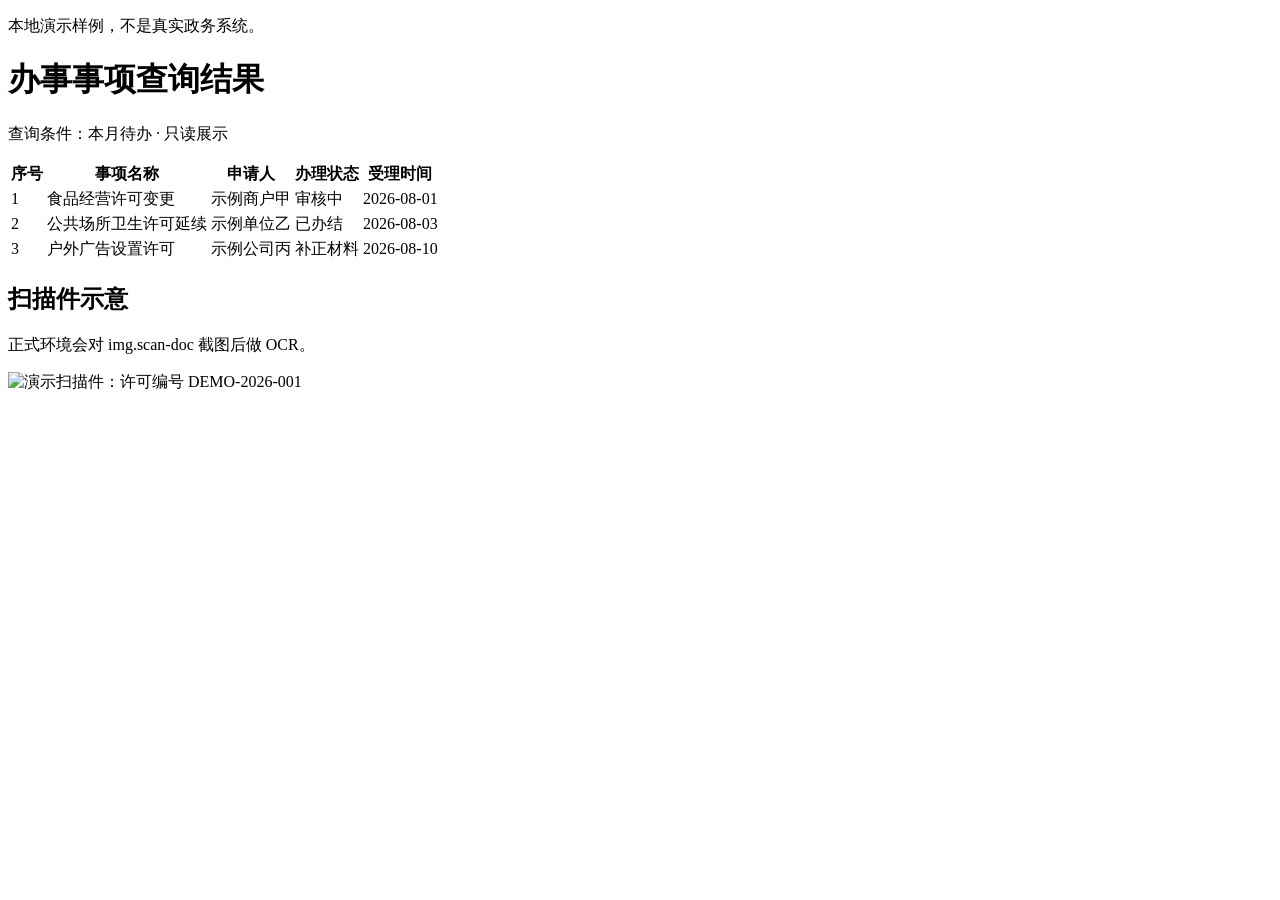
<file: fixtures/demo_gov_list.html>
<!DOCTYPE html>
<html lang="zh-CN">
<head>
  <meta charset="utf-8" />
  <title>本地演示 · 办事事项列表</title>
</head>
<body>
  <header>
    <p class="env-banner">本地演示样例，不是真实政务系统。</p>
    <h1 class="page-title">办事事项查询结果</h1>
    <p class="meta">查询条件：本月待办 · 只读展示</p>
  </header>
  <main>
    <table class="matter-list">
      <thead>
        <tr>
          <th>序号</th>
          <th>事项名称</th>
          <th>申请人</th>
          <th>办理状态</th>
          <th>受理时间</th>
        </tr>
      </thead>
      <tbody>
        <tr>
          <td>1</td>
          <td>食品经营许可变更</td>
          <td>示例商户甲</td>
          <td>审核中</td>
          <td>2026-08-01</td>
        </tr>
        <tr>
          <td>2</td>
          <td>公共场所卫生许可延续</td>
          <td>示例单位乙</td>
          <td>已办结</td>
          <td>2026-08-03</td>
        </tr>
        <tr>
          <td>3</td>
          <td>户外广告设置许可</td>
          <td>示例公司丙</td>
          <td>补正材料</td>
          <td>2026-08-10</td>
        </tr>
      </tbody>
    </table>
    <section class="scan-panel">
      <h2>扫描件示意</h2>
      <p class="scan-caption">正式环境会对 img.scan-doc 截图后做 OCR。</p>
      <img class="scan-doc" alt="演示扫描件：许可编号 DEMO-2026-001" width="320" height="80" />
    </section>
  </main>
</body>
</html>
</file>
